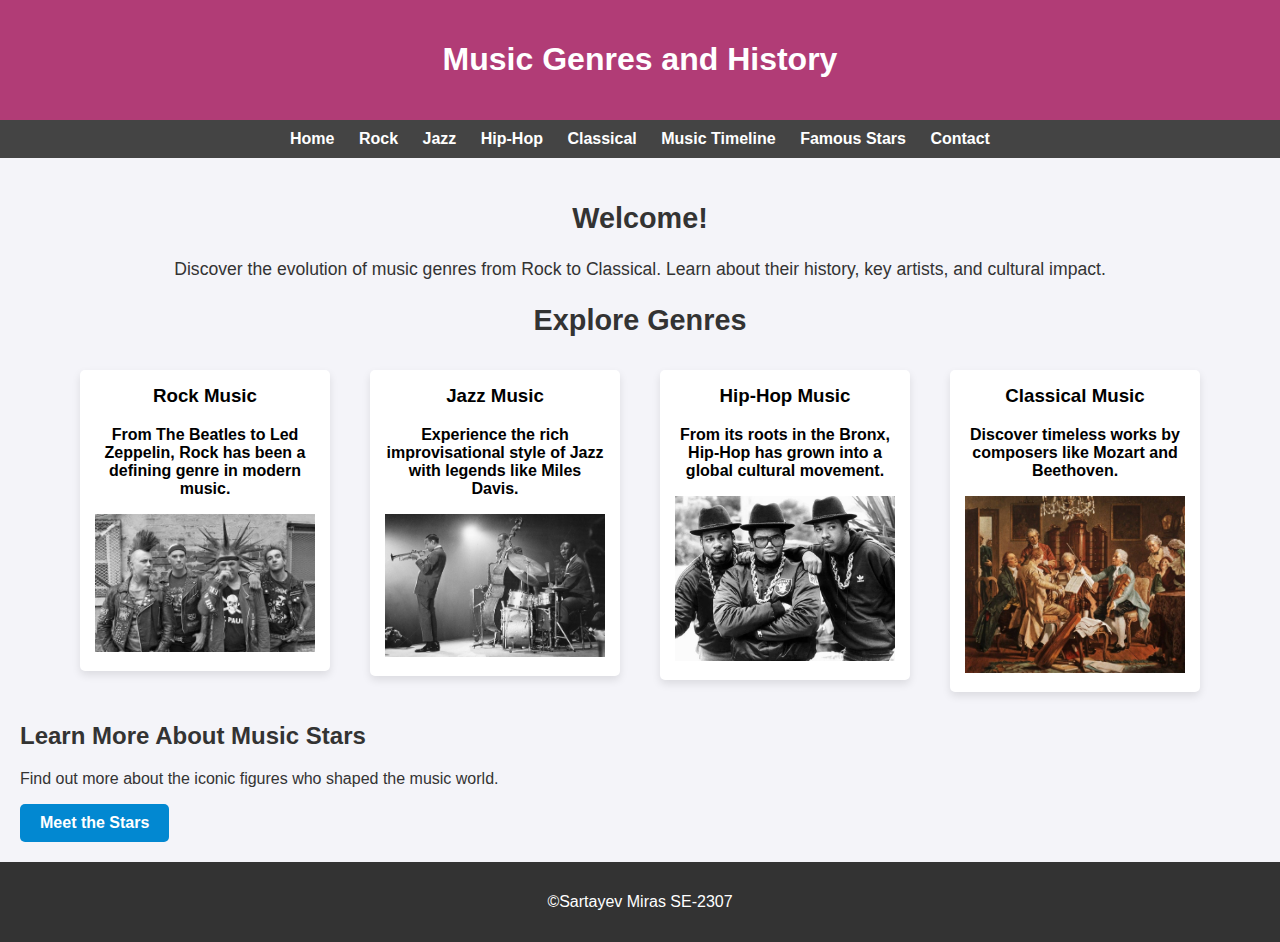
<file: index.html>
<!DOCTYPE html>
<html lang="en">

<head>
    <meta charset="UTF-8">
    <meta name="viewport" content="width=device-width, initial-scale=1.0">
    <meta name="description" content="A brief history of various music genres including Rock, Jazz, Hip-Hop, and Classical.">
    <title>Music Genres and History</title>
    <link rel="stylesheet" href="styles.css">
</head>

<body>
    <header id="header-section">
        <h1 class="main-heading">Music Genres and History</h1>
    </header>

    <nav id="navbar">
        <a class="nav-link" href="index.html">Home</a>
        <a class="nav-link" href="rock.html">Rock</a>
        <a class="nav-link" href="jazz.html">Jazz</a>
        <a class="nav-link" href="hiphop.html">Hip-Hop</a>
        <a class="nav-link" href="classical.html">Classical</a>
        <a class="nav-link" href="timeline.html">Music Timeline</a>
        <a class="nav-link" href="famous-stars.html">Famous Stars</a>
        <a class="nav-link" href="contact.html">Contact</a>
    </nav>

    <main>
        <section id="intro-section">
            <h2>Welcome!</h2>
            <p>Discover the evolution of music genres from Rock to Classical. Learn about their history, key artists, and cultural impact.</p>
        </section>


        <section id="genres-section">
            <h2>Explore Genres</h2>
            <div class="genres-list">
                <a class="genre-link" href="rock.html">
                <article class="genre-box">
                    <h3>Rock Music</h3>
                    <p>From The Beatles to Led Zeppelin, Rock has been a defining genre in modern music.</p>
                    <img src="images/Rock.jpg" alt="Rock Music Image" class="mainpage">
                </article>
            </a>
            <a class="genre-link" href="jazz.html">
                <article class="genre-box">
                    <h3>Jazz Music</h3>
                    <p>Experience the rich improvisational style of Jazz with legends like Miles Davis.</p>
                    <img src="images/CoolJazz.jpg" alt="Jazz Music Image" class="mainpage">
                </article>
            </a>
            <a class="genre-link" href="hiphop.html">
                <article class="genre-box">
                    <h3>Hip-Hop Music</h3>
                    <p>From its roots in the Bronx, Hip-Hop has grown into a global cultural movement.</p>
                    <img src="images/HipHop.jpg" alt="Hip-Hop Music Image" class="mainpage">
                </article>
            </a>
            <a class="genre-link" href="classical.html">
                <article class="genre-box">
                    <h3>Classical Music</h3>
                    <p>Discover timeless works by composers like Mozart and Beethoven.</p>
                    <img src="images/Classical.jpg" alt="Classical Music Image" class="mainpage">
                </article>
            </a>
            </div>
        </section>


        <section id="cta-section">
            <h2>Learn More About Music Stars</h2>
            <p>Find out more about the iconic figures who shaped the music world.</p>
            <a href="famous-stars.html" class="btn">Meet the Stars</a>
        </section>
    </main>


    <footer id="footer-section">
        <p>&copy;Sartayev Miras SE-2307</p>
    </footer>
</body>

</html>
</file>
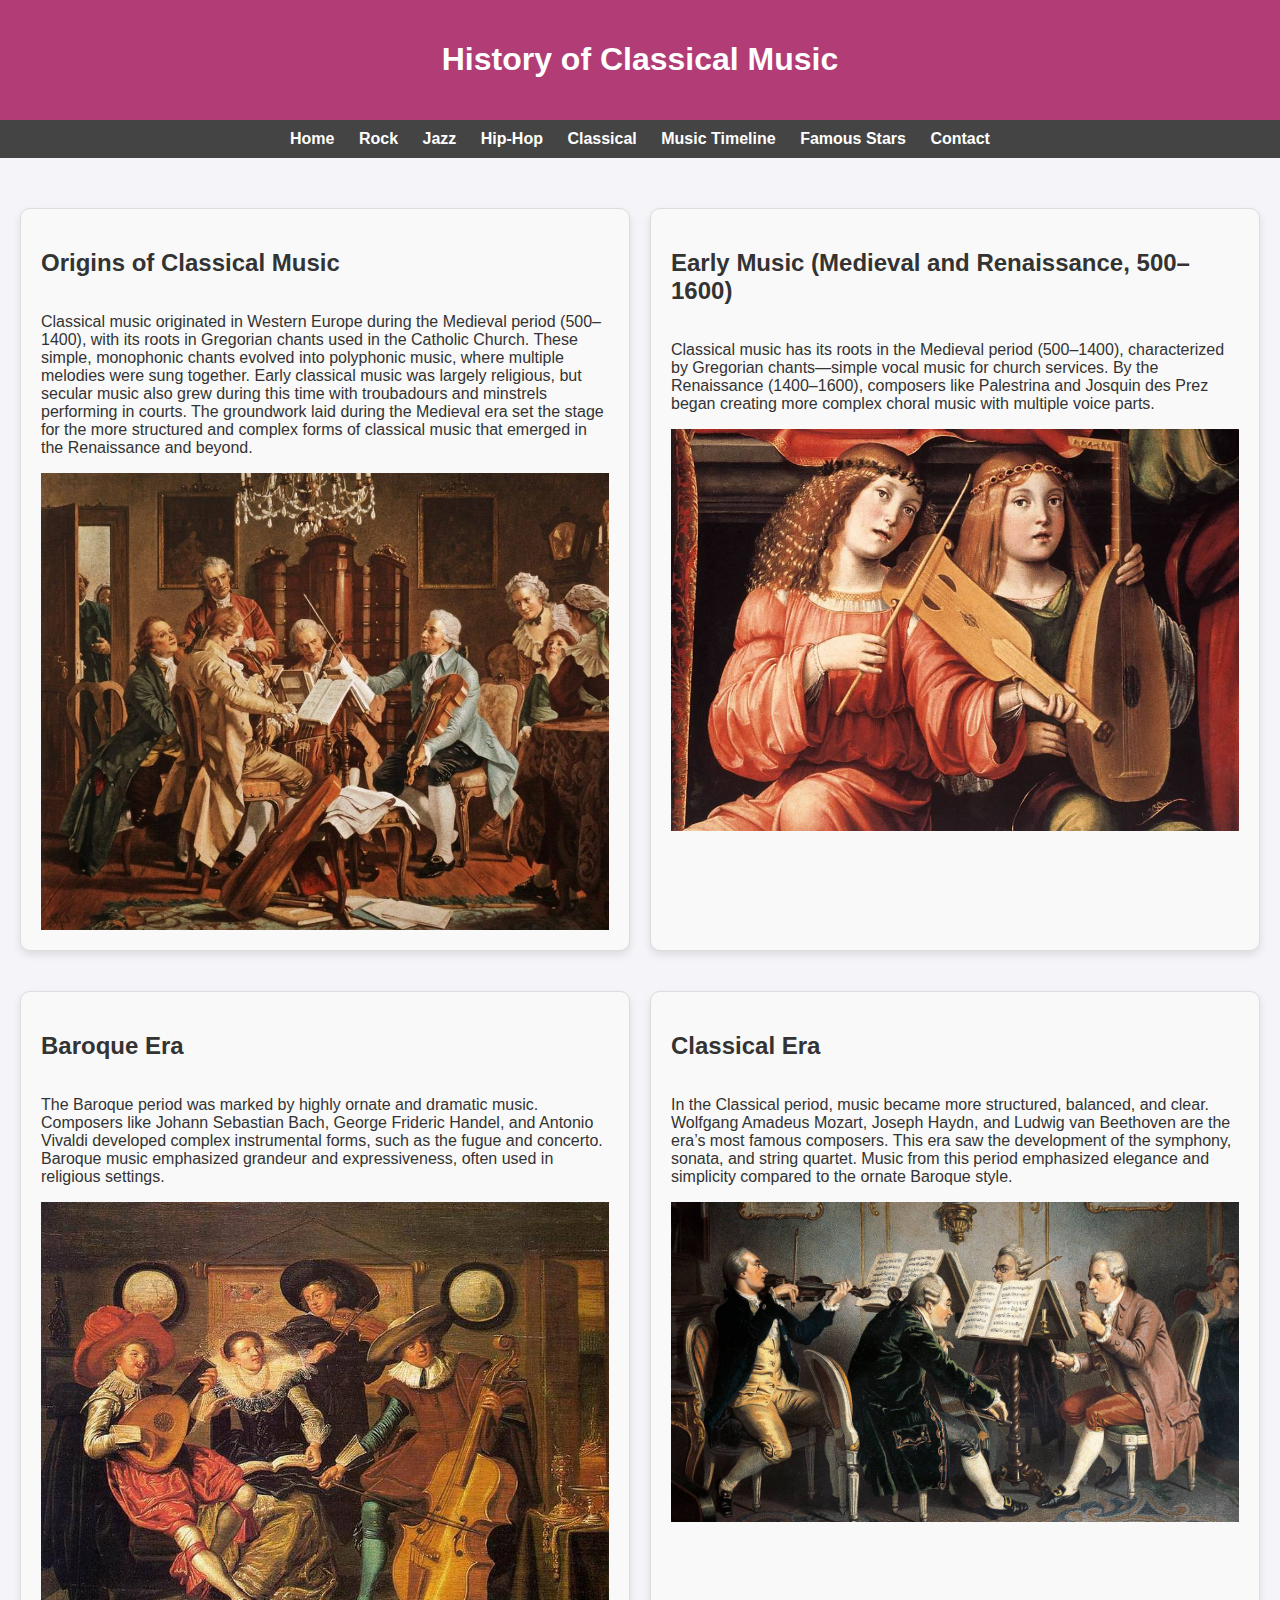
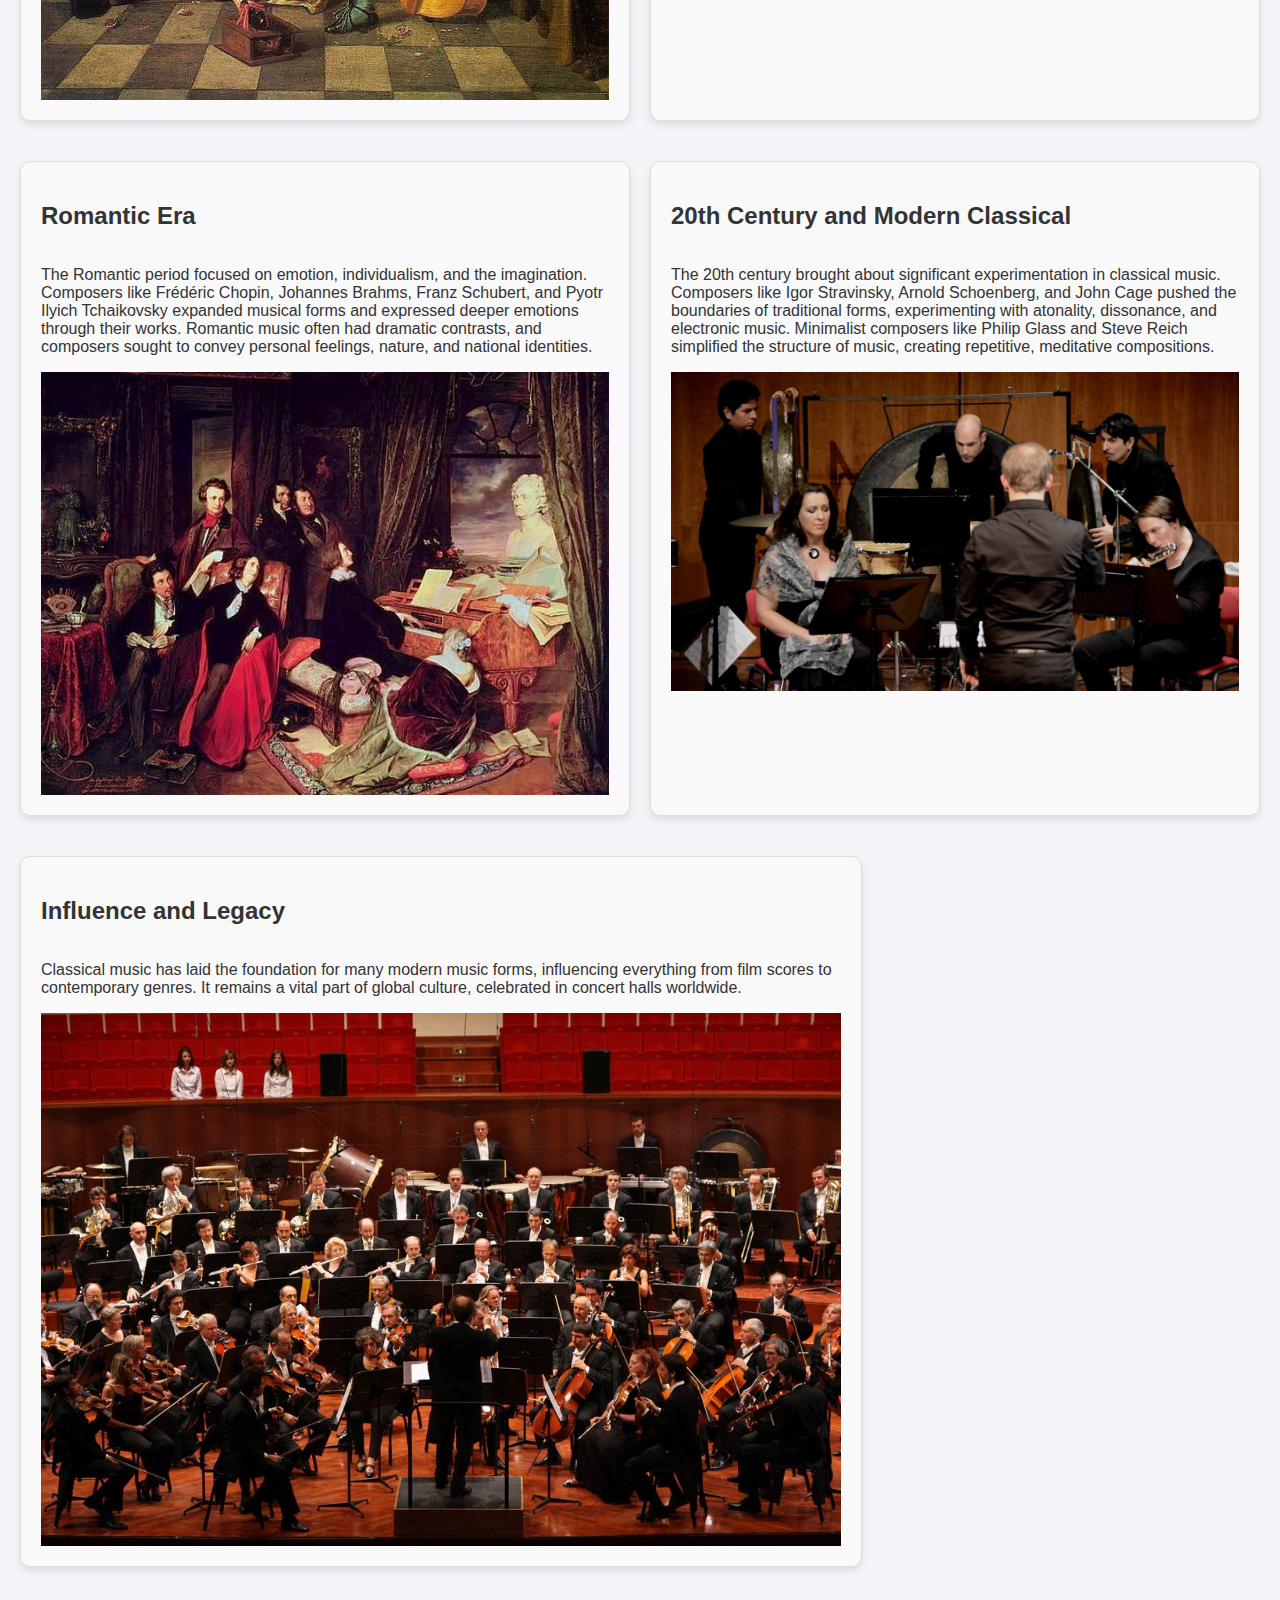
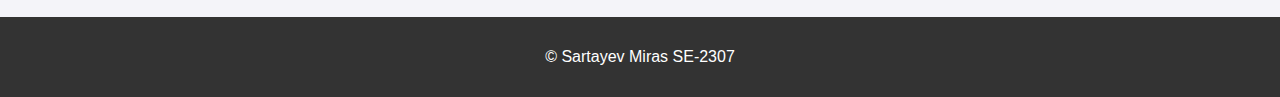
<file: classical.html>
<!DOCTYPE html>
<html lang="en">

<head>
    <meta charset="UTF-8">
    <meta name="viewport" content="width=device-width, initial-scale=1.0">
    <meta name="description" content="The history and evolution of Classical music.">
    <title>Classical Music</title>
    <link rel="stylesheet" href="styles.css">
</head>

<body>
    <header id="header-section">
        <h1 class="main-heading">History of Classical Music</h1>
    </header>

    <nav id="navbar">
        <a class="nav-link" href="index.html">Home</a>
        <a class="nav-link" href="rock.html">Rock</a>
        <a class="nav-link" href="jazz.html">Jazz</a>
        <a class="nav-link" href="hiphop.html">Hip-Hop</a>
        <a class="nav-link" href="classical.html">Classical</a>
        <a class="nav-link" href="timeline.html">Music Timeline</a>
        <a class="nav-link" href="famous-stars.html">Famous Stars</a>
        <a class="nav-link" href="contact.html">Contact</a>
    </nav>

    <main>
        <div class="flex-container">
            <section class="box">
                <h2 class="section-heading">Origins of Classical Music</h2>
                <p class="paragraph-text">Classical music originated in Western Europe during the Medieval period (500–1400), with its roots in Gregorian chants used in the Catholic Church. These simple, monophonic chants evolved into polyphonic music, where multiple melodies were sung together. Early classical music was largely religious, but secular music also grew during this time with troubadours and minstrels performing in courts. The groundwork laid during the Medieval era set the stage for the more structured and complex forms of classical music that emerged in the Renaissance and beyond.</p>
                <img src="images/Classical.jpg" alt="Origins of Classical Music Image">
            </section>

            <section class="box">
                <h2 class="section-heading">Early Music (Medieval and Renaissance, 500–1600)</h2>
                <p class="paragraph-text">Classical music has its roots in the Medieval period (500–1400), characterized by Gregorian chants—simple vocal music for church services. By the Renaissance (1400–1600), composers like Palestrina and Josquin des Prez began creating more complex choral music with multiple voice parts.</p>
                <img src="images/Early.jpg" alt="Early Music Image">
            </section>
        </div>

        <div class="flex-container">
            <section class="box">
                <h2 class="section-heading">Baroque Era</h2>
                <p class="paragraph-text">The Baroque period was marked by highly ornate and dramatic music. Composers like Johann Sebastian Bach, George Frideric Handel, and Antonio Vivaldi developed complex instrumental forms, such as the fugue and concerto. Baroque music emphasized grandeur and expressiveness, often used in religious settings.</p>
                <img src="images/Baroque.jpg" alt="Baroque Era Image">
            </section>

            <section class="box">
                <h2 class="section-heading">Classical Era</h2>
                <p class="paragraph-text">In the Classical period, music became more structured, balanced, and clear. Wolfgang Amadeus Mozart, Joseph Haydn, and Ludwig van Beethoven are the era’s most famous composers. This era saw the development of the symphony, sonata, and string quartet. Music from this period emphasized elegance and simplicity compared to the ornate Baroque style.</p>
                <img src="images/ClassicalEra.jpg" alt="Classical Era Image">
            </section>
        </div>

        <div class="flex-container">
            <section class="box">
                <h2 class="section-heading">Romantic Era</h2>
                <p class="paragraph-text">The Romantic period focused on emotion, individualism, and the imagination. Composers like Frédéric Chopin, Johannes Brahms, Franz Schubert, and Pyotr Ilyich Tchaikovsky expanded musical forms and expressed deeper emotions through their works. Romantic music often had dramatic contrasts, and composers sought to convey personal feelings, nature, and national identities.</p>
                <img src="images/Romantic.jpg" alt="Romantic Era Image">
            </section>

            <section class="box">
                <h2 class="section-heading">20th Century and Modern Classical</h2>
                <p class="paragraph-text">The 20th century brought about significant experimentation in classical music. Composers like Igor Stravinsky, Arnold Schoenberg, and John Cage pushed the boundaries of traditional forms, experimenting with atonality, dissonance, and electronic music. Minimalist composers like Philip Glass and Steve Reich simplified the structure of music, creating repetitive, meditative compositions.</p>
                <img src="images/20th.jpg" alt="20th Century Image">
            </section>
        </div>

        <div class="flex-container">
            <section class="box">
                <h2 class="section-heading">Influence and Legacy</h2>
                <p class="paragraph-text">Classical music has laid the foundation for many modern music forms, influencing everything from film scores to contemporary genres. It remains a vital part of global culture, celebrated in concert halls worldwide.</p>
                <img src="images/InfluenceClass.jpg" alt="Influence and Legacy Image">
            </section>
        </div>
    </main>

    <footer id="footer-section">
        <p>&copy; Sartayev Miras SE-2307</p>
    </footer>
</body>

</html>
</file>
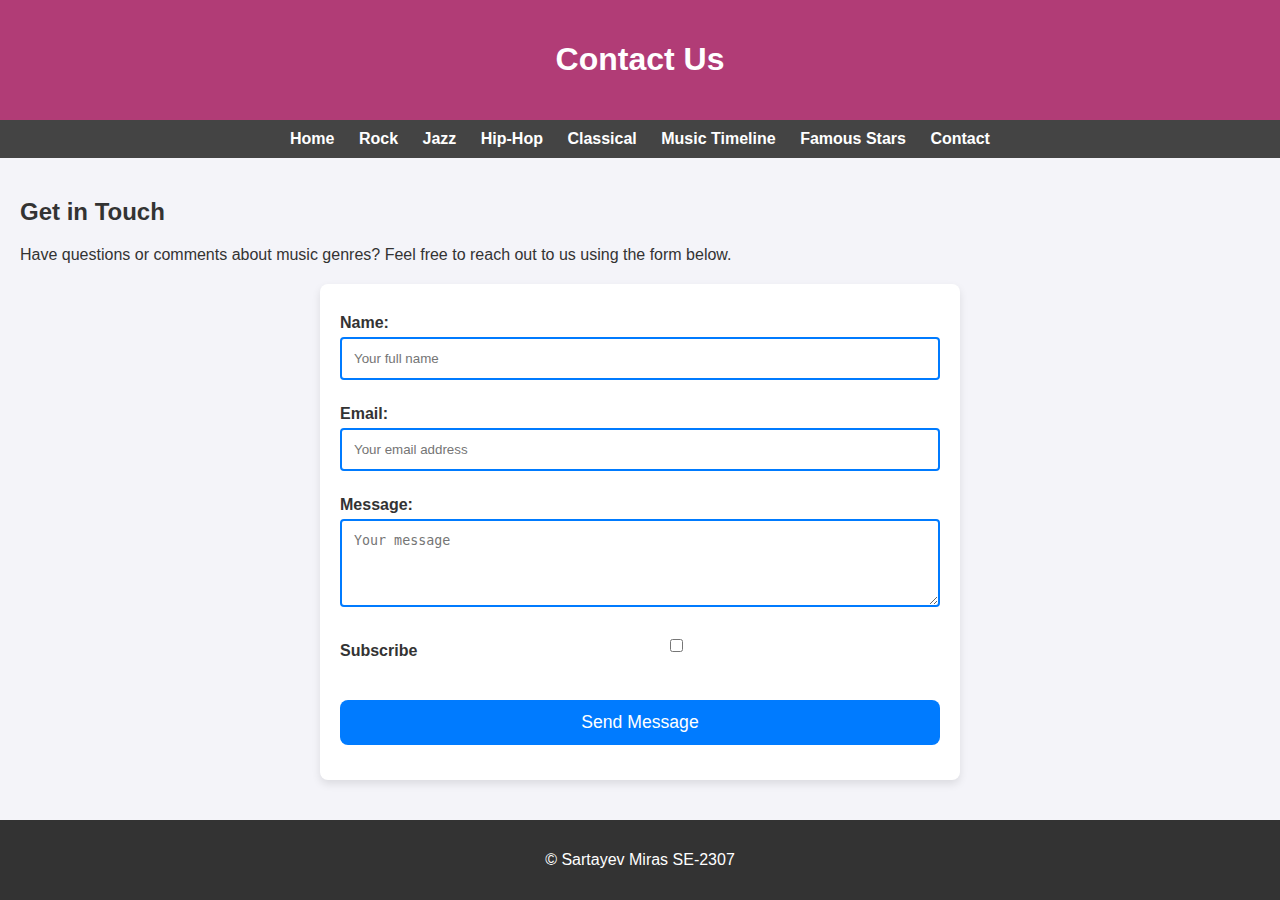
<file: contact.html>
<!DOCTYPE html>
<html lang="en">

<head>
    <meta charset="UTF-8">
    <meta name="viewport" content="width=device-width, initial-scale=1.0">
    <meta name="description" content="Contact us for inquiries about music genres and history.">
    <title>Contact Us</title>
    <link rel="stylesheet" href="styles.css">
</head>

<body>
    <header id="header-section">
        <h1 class="main-heading">Contact Us</h1>
    </header>

    <nav id="navbar">
        <a class="nav-link" href="index.html">Home</a>
        <a class="nav-link" href="rock.html">Rock</a>
        <a class="nav-link" href="jazz.html">Jazz</a>
        <a class="nav-link" href="hiphop.html">Hip-Hop</a>
        <a class="nav-link" href="classical.html">Classical</a>
        <a class="nav-link" href="timeline.html">Music Timeline</a>
        <a class="nav-link" href="famous-stars.html">Famous Stars</a>
        <a class="nav-link" href="contact.html">Contact</a>
    </nav>

    <main>
        <section class="contact-section">
            <h2 class="section-heading">Get in Touch</h2>
            <p class="paragraph-text">Have questions or comments about music genres? Feel free to reach out to us using the form below.</p>

            <form action="#" method="post" class="contact-form">
                <label for="name">Name:</label>
                <input type="text" id="name" name="name" placeholder="Your full name" required
                       pattern="[A-Za-z\s]+" title="Name must contain only letters and spaces"><br>

                <label for="email">Email:</label>
                <input type="email" id="email" name="email" placeholder="Your email address" required><br>

                <label for="message">Message:</label>
                <textarea id="message" name="message" rows="4" placeholder="Your message" required></textarea><br>

                <label for="subscribe">
                    Subscribe
                    <input type="checkbox" id="subscribe" name="subscribe">

                </label><br>

                <input type="submit" value="Send Message">
            </form>
        </section>
    </main>

    <footer id="footer-section">
        <p>&copy; Sartayev Miras SE-2307</p>
    </footer>
</body>

</html>
</file>
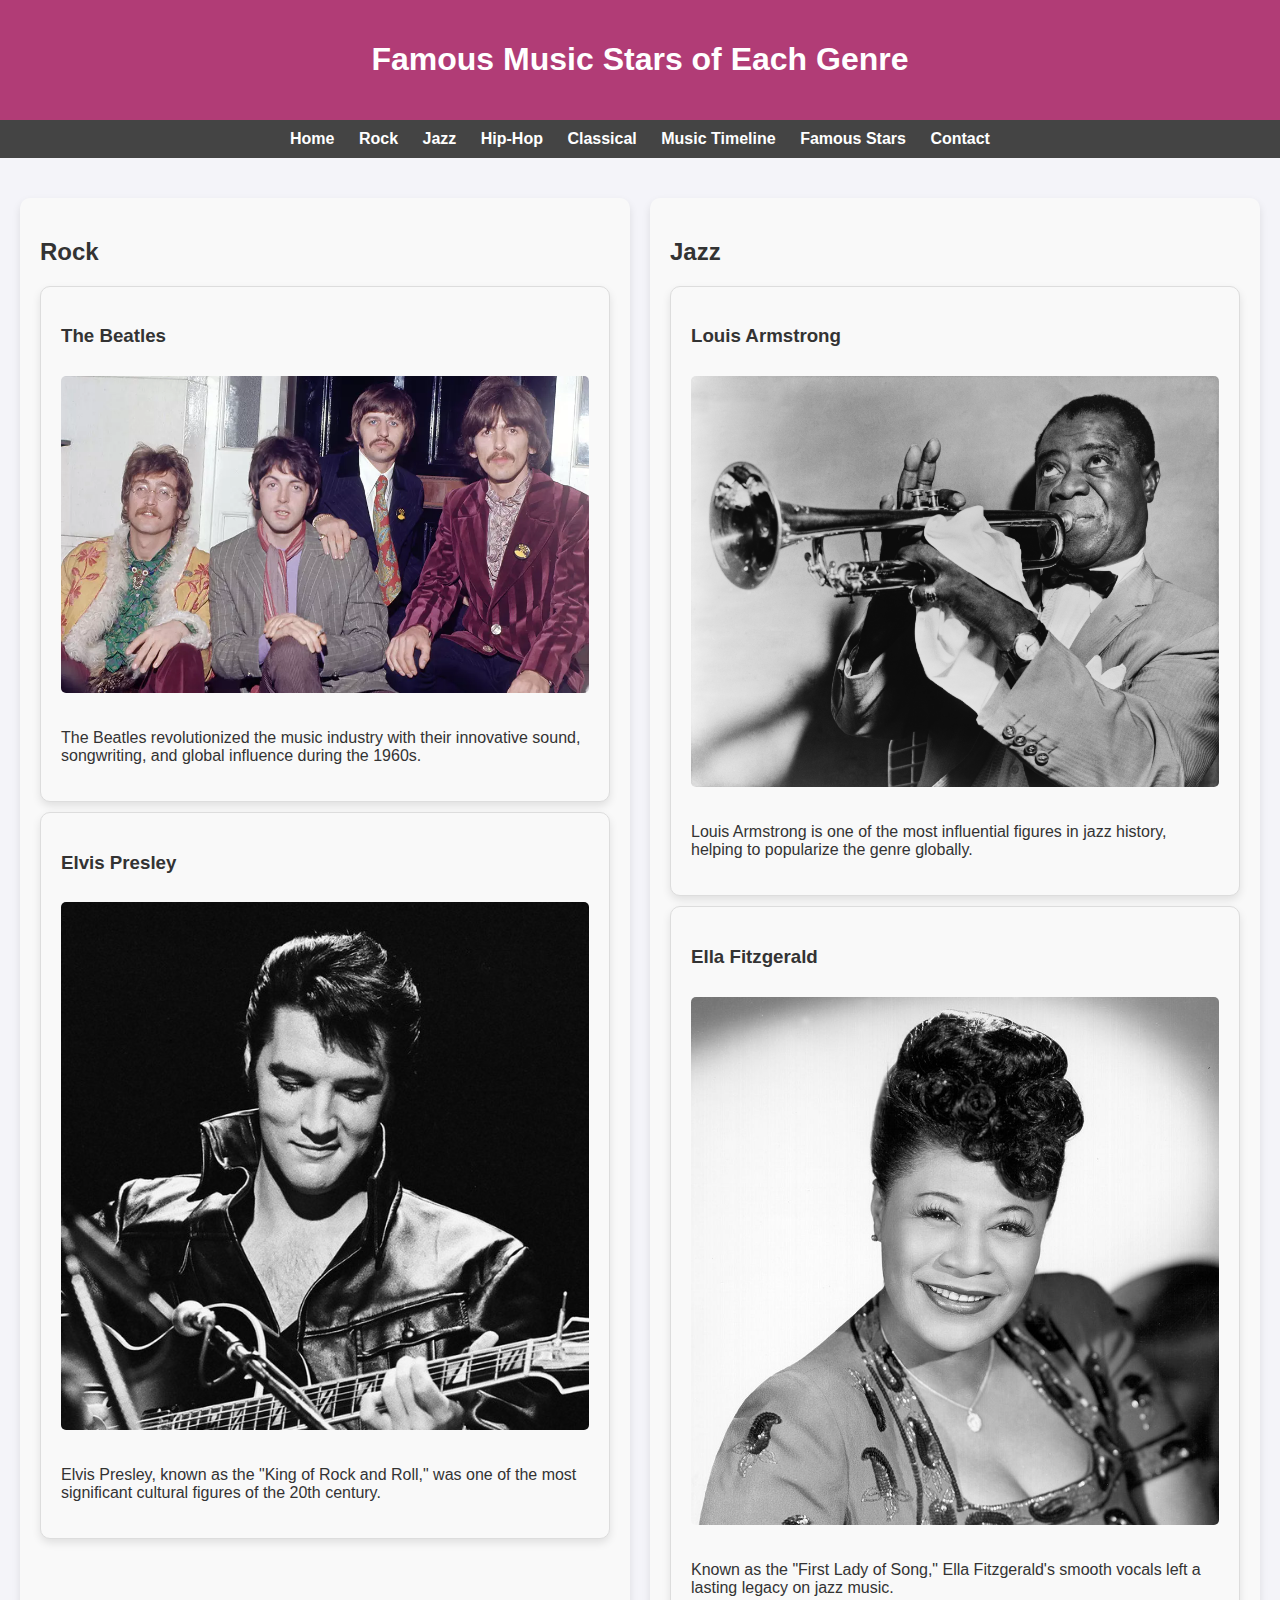
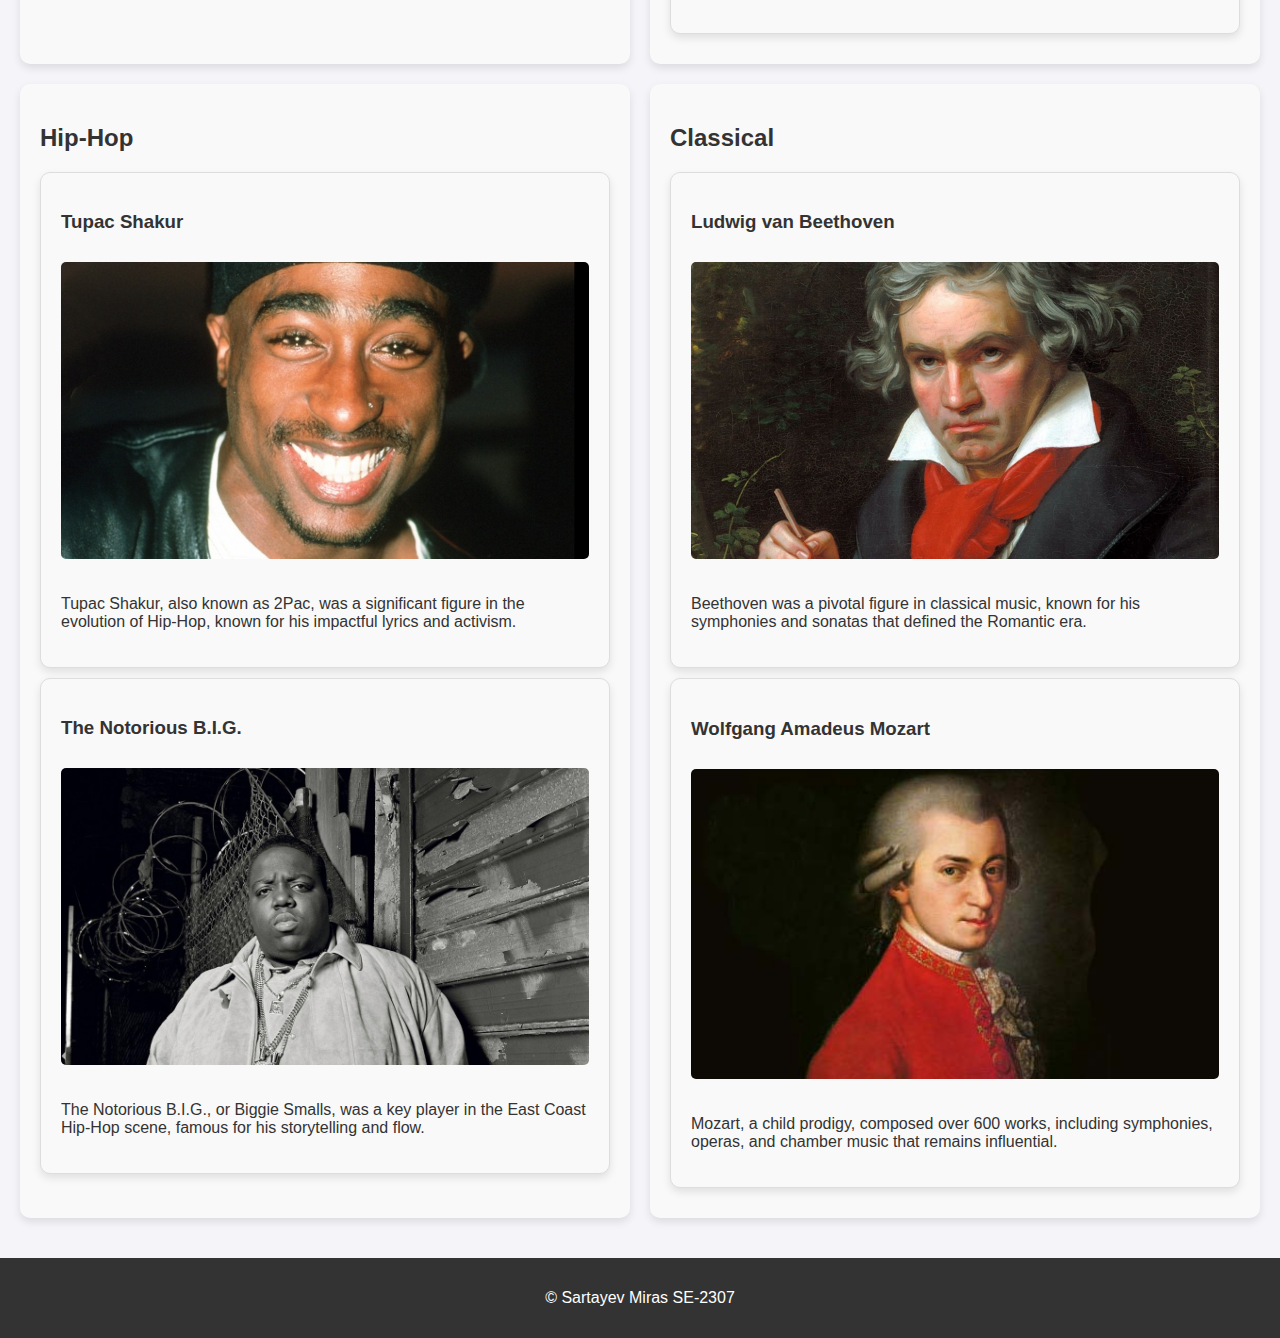
<file: famous-stars.html>
<!DOCTYPE html>
<html lang="en">

<head>
    <meta charset="UTF-8">
    <meta name="viewport" content="width=device-width, initial-scale=1.0">
    <meta name="description" content="Famous music stars from Rock, Jazz, Hip-Hop, and Classical music genres.">
    <title>Famous Music Stars</title>
    <link rel="stylesheet" href="styles.css">
</head>

<body>
    <header id="header-section">
        <h1 class="main-heading">Famous Music Stars of Each Genre</h1>
    </header>
    <nav id="navbar">
        <a class="nav-link" href="index.html">Home</a>
        <a class="nav-link" href="rock.html">Rock</a>
        <a class="nav-link" href="jazz.html">Jazz</a>
        <a class="nav-link" href="hiphop.html">Hip-Hop</a>
        <a class="nav-link" href="classical.html">Classical</a>
        <a class="nav-link" href="timeline.html">Music Timeline</a>
        <a class="nav-link" href="famous-stars.html">Famous Stars</a>
        <a class="nav-link" href="contact.html">Contact</a>
    </nav>
    <main>
        <div class="flex-container">
            <section class="genre-section">
                <h2 class="section-heading">Rock</h2>
                <article class="box">
                    <h3 class="subheading">The Beatles</h3>
                    <img src="images/Beatles.png" alt="The Beatles" class="artist-image">
                    <p class="paragraph-text">The Beatles revolutionized the music industry with their innovative sound, songwriting, and global influence during the 1960s.</p>
                </article>
    
                <article class="box">
                    <h3 class="subheading">Elvis Presley</h3>
                    <img src="images/Elvis.jpg" alt="Elvis Presley" class="artist-image">
                    <p class="paragraph-text">Elvis Presley, known as the "King of Rock and Roll," was one of the most significant cultural figures of the 20th century.</p>
                </article>
            </section>
    
            <section class="genre-section">
                <h2 class="section-heading">Jazz</h2>
                <article class="box">
                    <h3 class="subheading">Louis Armstrong</h3>
                    <img src="images/Louis.jpg" alt="Louis Armstrong" class="artist-image">
                    <p class="paragraph-text">Louis Armstrong is one of the most influential figures in jazz history, helping to popularize the genre globally.</p>
                </article>
    
                <article class="box">
                    <h3 class="subheading">Ella Fitzgerald</h3>
                    <img src="images/Ella.jpg" alt="Ella Fitzgerald" class="artist-image">
                    <p class="paragraph-text">Known as the "First Lady of Song," Ella Fitzgerald's smooth vocals left a lasting legacy on jazz music.</p>
                </article>
            </section>
        </div>
    
        <div class="flex-container">
            <section class="genre-section">
                <h2 class="section-heading">Hip-Hop</h2>
                <article class="box">
                    <h3 class="subheading">Tupac Shakur</h3>
                    <img src="images/Tupac.jpeg" alt="Tupac Shakur" class="artist-image">
                    <p class="paragraph-text">Tupac Shakur, also known as 2Pac, was a significant figure in the evolution of Hip-Hop, known for his impactful lyrics and activism.</p>
                </article>
    
                <article class="box">
                    <h3 class="subheading">The Notorious B.I.G.</h3>
                    <img src="images/Biggie.jpg" alt="The Notorious B.I.G." class="artist-image">
                    <p class="paragraph-text">The Notorious B.I.G., or Biggie Smalls, was a key player in the East Coast Hip-Hop scene, famous for his storytelling and flow.</p>
                </article>
            </section>
    
            <section class="genre-section">
                <h2 class="section-heading">Classical</h2>
                <article class="box">
                    <h3 class="subheading">Ludwig van Beethoven</h3>
                    <img src="images/Ludwig.jpg" alt="Ludwig van Beethoven" class="artist-image">
                    <p class="paragraph-text">Beethoven was a pivotal figure in classical music, known for his symphonies and sonatas that defined the Romantic era.</p>
                </article>
    
                <article class="box">
                    <h3 class="subheading">Wolfgang Amadeus Mozart</h3>
                    <img src="images/Wolfgang.jpg" alt="Wolfgang Amadeus Mozart" class="artist-image">
                    <p class="paragraph-text">Mozart, a child prodigy, composed over 600 works, including symphonies, operas, and chamber music that remains influential.</p>
                </article>
            </section>
        </div>
    </main>
    <footer id="footer-section">
        <p>&copy; Sartayev Miras SE-2307</p>
    </footer>
</body>
</html>
</file>
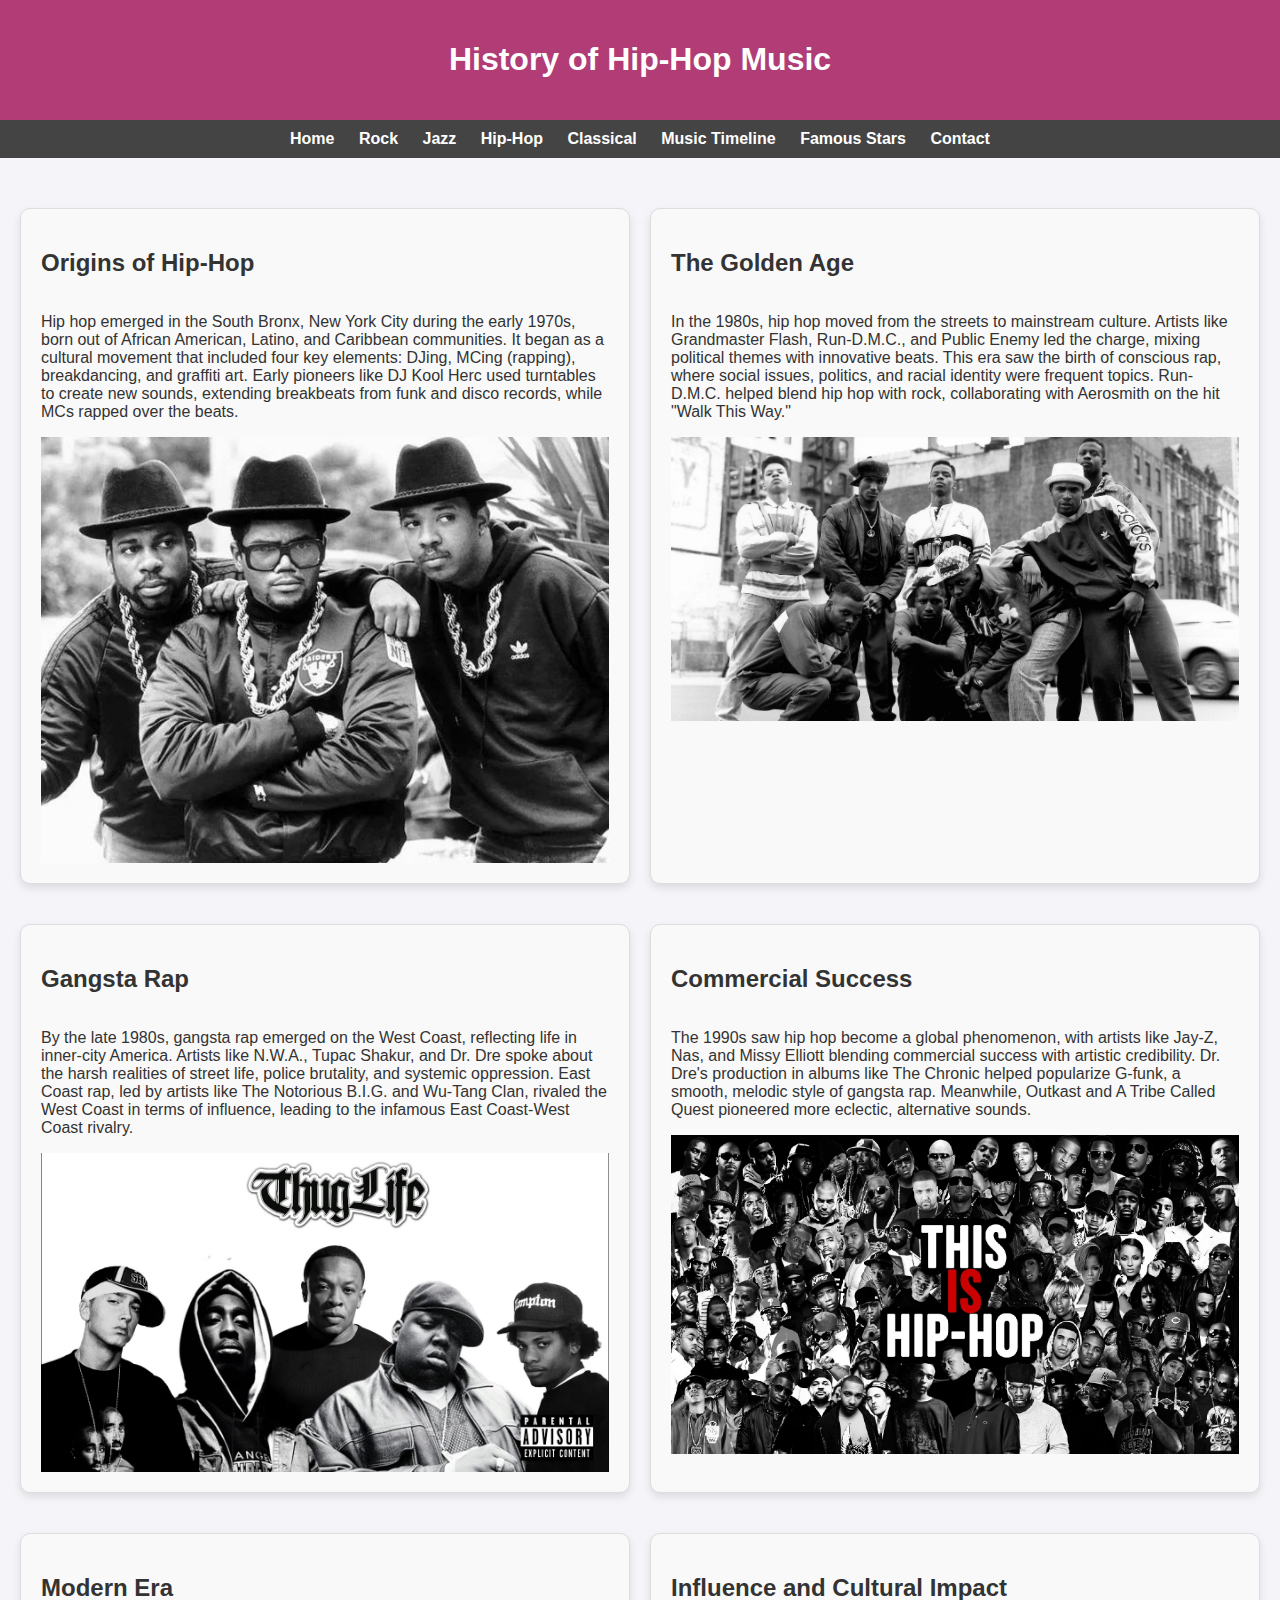
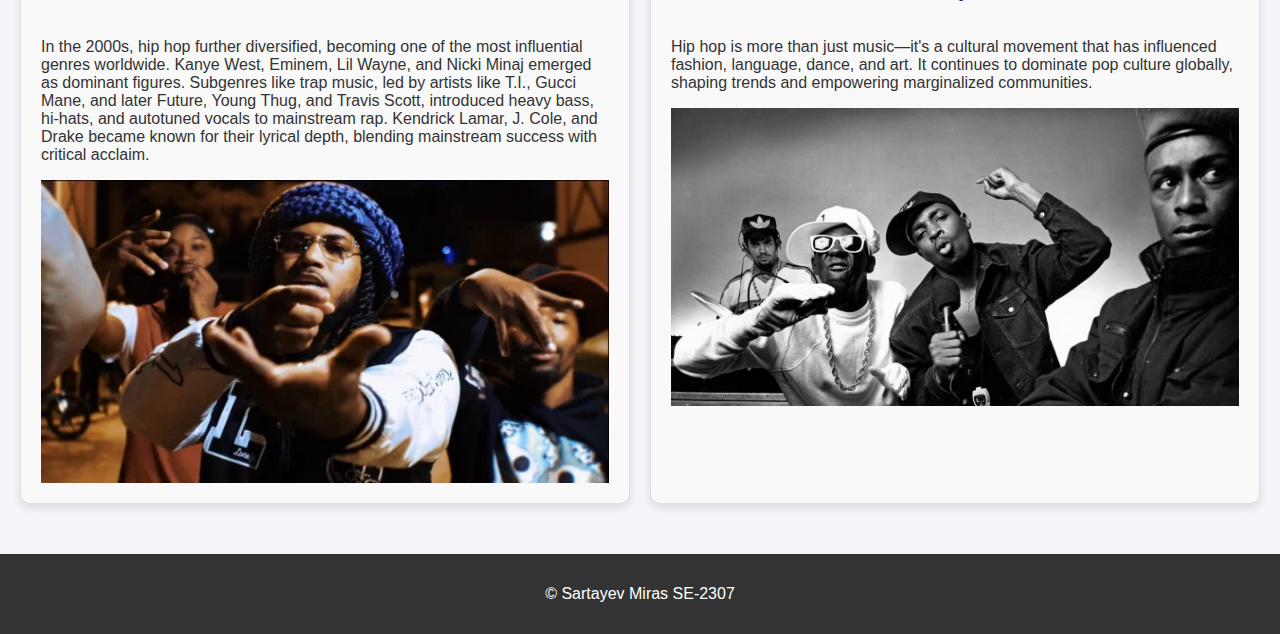
<file: hiphop.html>
<!DOCTYPE html>
<html lang="en">

<head>
    <meta charset="UTF-8">
    <meta name="viewport" content="width=device-width, initial-scale=1.0">
    <meta name="description" content="The history and evolution of Hip-Hop music.">
    <title>Hip-Hop Music</title>
    <link rel="stylesheet" href="styles.css">
</head>

<body>
    <header id="header-section">
        <h1 class="main-heading">History of Hip-Hop Music</h1>
    </header>

    <nav id="navbar">
        <a class="nav-link" href="index.html">Home</a>
        <a class="nav-link" href="rock.html">Rock</a>
        <a class="nav-link" href="jazz.html">Jazz</a>
        <a class="nav-link" href="hiphop.html">Hip-Hop</a>
        <a class="nav-link" href="classical.html">Classical</a>
        <a class="nav-link" href="timeline.html">Music Timeline</a>
        <a class="nav-link" href="famous-stars.html">Famous Stars</a>
        <a class="nav-link" href="contact.html">Contact</a>
    </nav>

    <main>
        <div class="flex-container">
            <section class="box">
                <h2 class="section-heading">Origins of Hip-Hop</h2>
                <p class="paragraph-text">Hip hop emerged in the South Bronx, New York City during the early 1970s, born out of African American, Latino, and Caribbean communities. It began as a cultural movement that included four key elements: DJing, MCing (rapping), breakdancing, and graffiti art. Early pioneers like DJ Kool Herc used turntables to create new sounds, extending breakbeats from funk and disco records, while MCs rapped over the beats.</p>
                <img src="images/HipHop.jpg" alt="Origins of Hip-Hop Image">
            </section>

            <section class="box">
                <h2 class="section-heading">The Golden Age</h2>
                <p class="paragraph-text">In the 1980s, hip hop moved from the streets to mainstream culture. Artists like Grandmaster Flash, Run-D.M.C., and Public Enemy led the charge, mixing political themes with innovative beats. This era saw the birth of conscious rap, where social issues, politics, and racial identity were frequent topics. Run-D.M.C. helped blend hip hop with rock, collaborating with Aerosmith on the hit "Walk This Way."</p>
                <img src="images/GoldenAge.jpg" alt="The Golden Age Image">
            </section>
        </div>

        <div class="flex-container">
            <section class="box">
                <h2 class="section-heading">Gangsta Rap</h2>
                <p class="paragraph-text">By the late 1980s, gangsta rap emerged on the West Coast, reflecting life in inner-city America. Artists like N.W.A., Tupac Shakur, and Dr. Dre spoke about the harsh realities of street life, police brutality, and systemic oppression. East Coast rap, led by artists like The Notorious B.I.G. and Wu-Tang Clan, rivaled the West Coast in terms of influence, leading to the infamous East Coast-West Coast rivalry.</p>
                <img src="images/Gangsta.jpg" alt="Gangsta Rap Image">
            </section>

            <section class="box">
                <h2 class="section-heading">Commercial Success</h2>
                <p class="paragraph-text">The 1990s saw hip hop become a global phenomenon, with artists like Jay-Z, Nas, and Missy Elliott blending commercial success with artistic credibility. Dr. Dre's production in albums like The Chronic helped popularize G-funk, a smooth, melodic style of gangsta rap. Meanwhile, Outkast and A Tribe Called Quest pioneered more eclectic, alternative sounds.</p>
                <img src="images/Commer.jpg" alt="Commercial Success Image">
            </section>
        </div>

        <div class="flex-container">
            <section class="box">
                <h2 class="section-heading">Modern Era</h2>
                <p class="paragraph-text">In the 2000s, hip hop further diversified, becoming one of the most influential genres worldwide. Kanye West, Eminem, Lil Wayne, and Nicki Minaj emerged as dominant figures. Subgenres like trap music, led by artists like T.I., Gucci Mane, and later Future, Young Thug, and Travis Scott, introduced heavy bass, hi-hats, and autotuned vocals to mainstream rap. Kendrick Lamar, J. Cole, and Drake became known for their lyrical depth, blending mainstream success with critical acclaim.</p>
                <img src="images/ModernEra.jpg" alt="Modern Era Image">
            </section>

            <section class="box">
                <h2 class="section-heading">Influence and Cultural Impact</h2>
                <p class="paragraph-text">Hip hop is more than just music—it's a cultural movement that has influenced fashion, language, dance, and art. It continues to dominate pop culture globally, shaping trends and empowering marginalized communities.</p>
                <img src="images/InfluenceHip.jpg" alt="Influence and Cultural Impact Image">
            </section>
        </div>
    </main>

    <footer id="footer-section">
        <p>&copy; Sartayev Miras SE-2307</p>
    </footer>
</body>

</html>
</file>
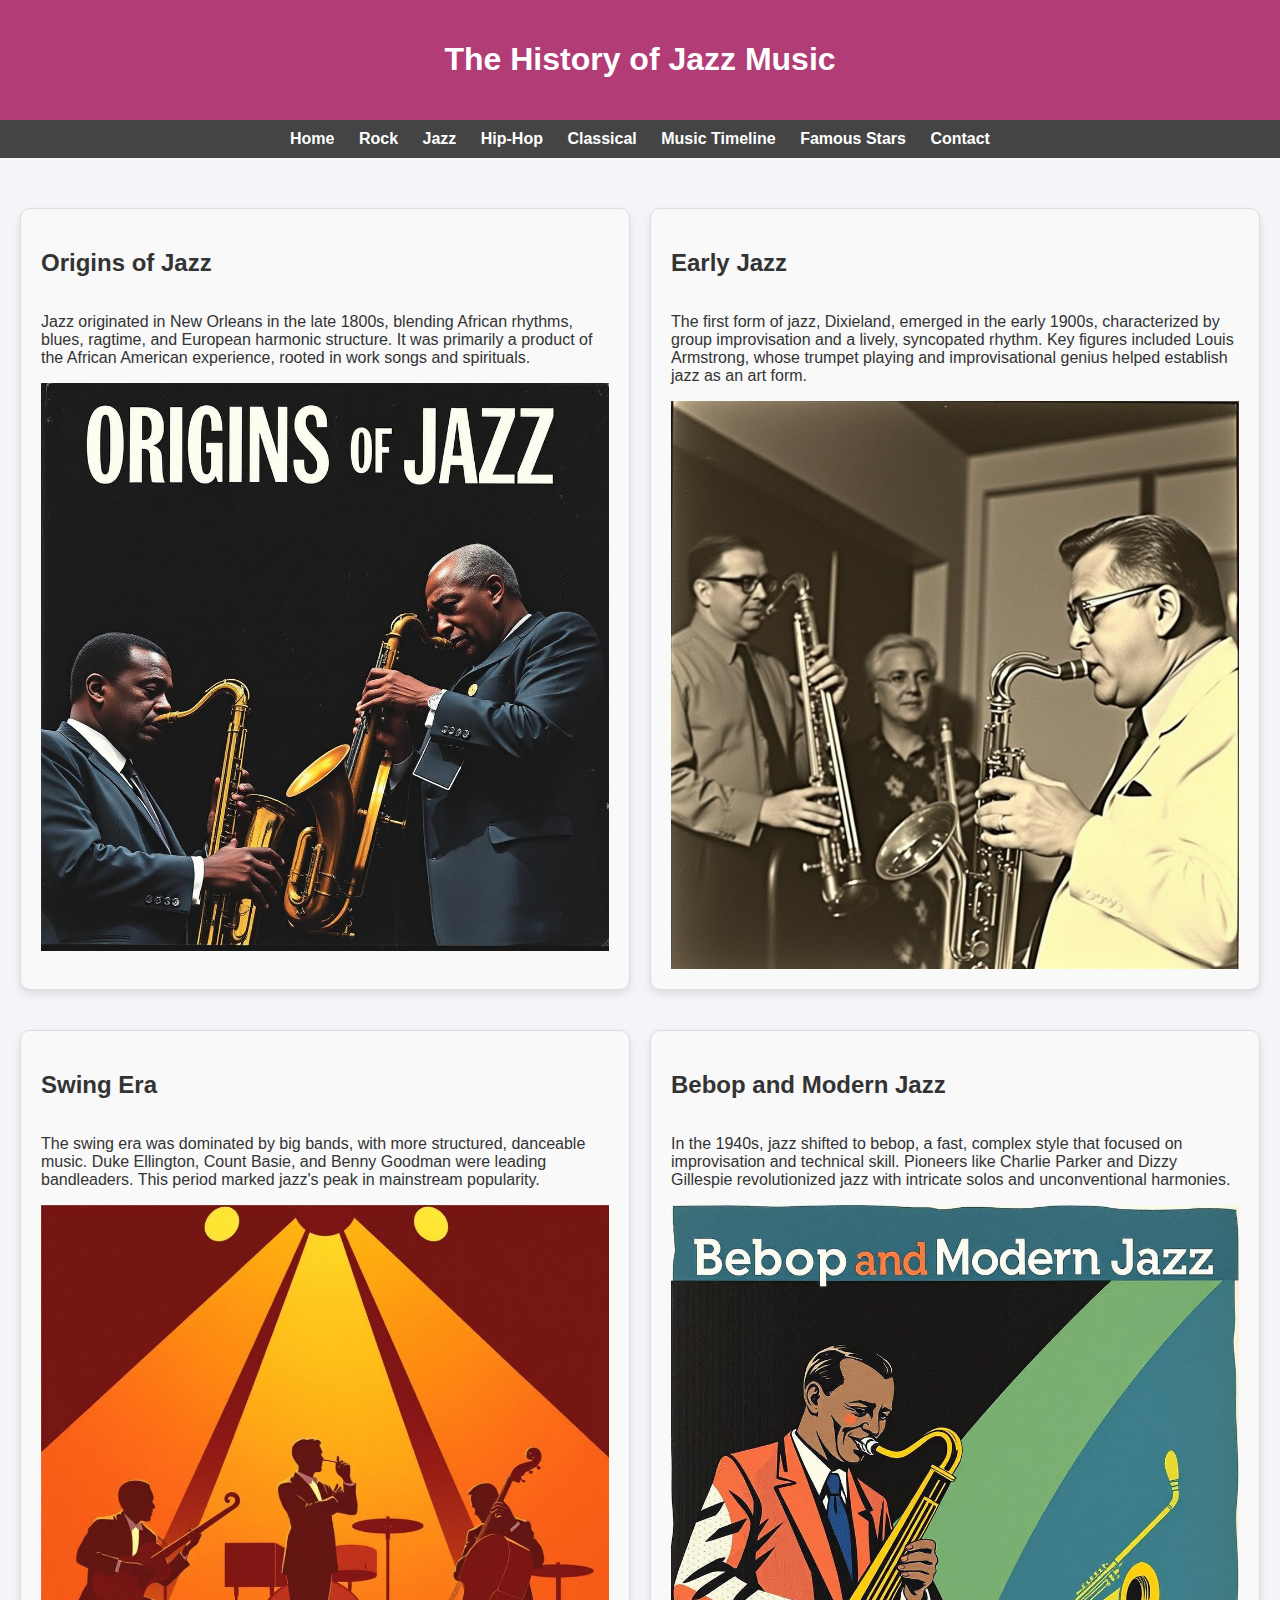
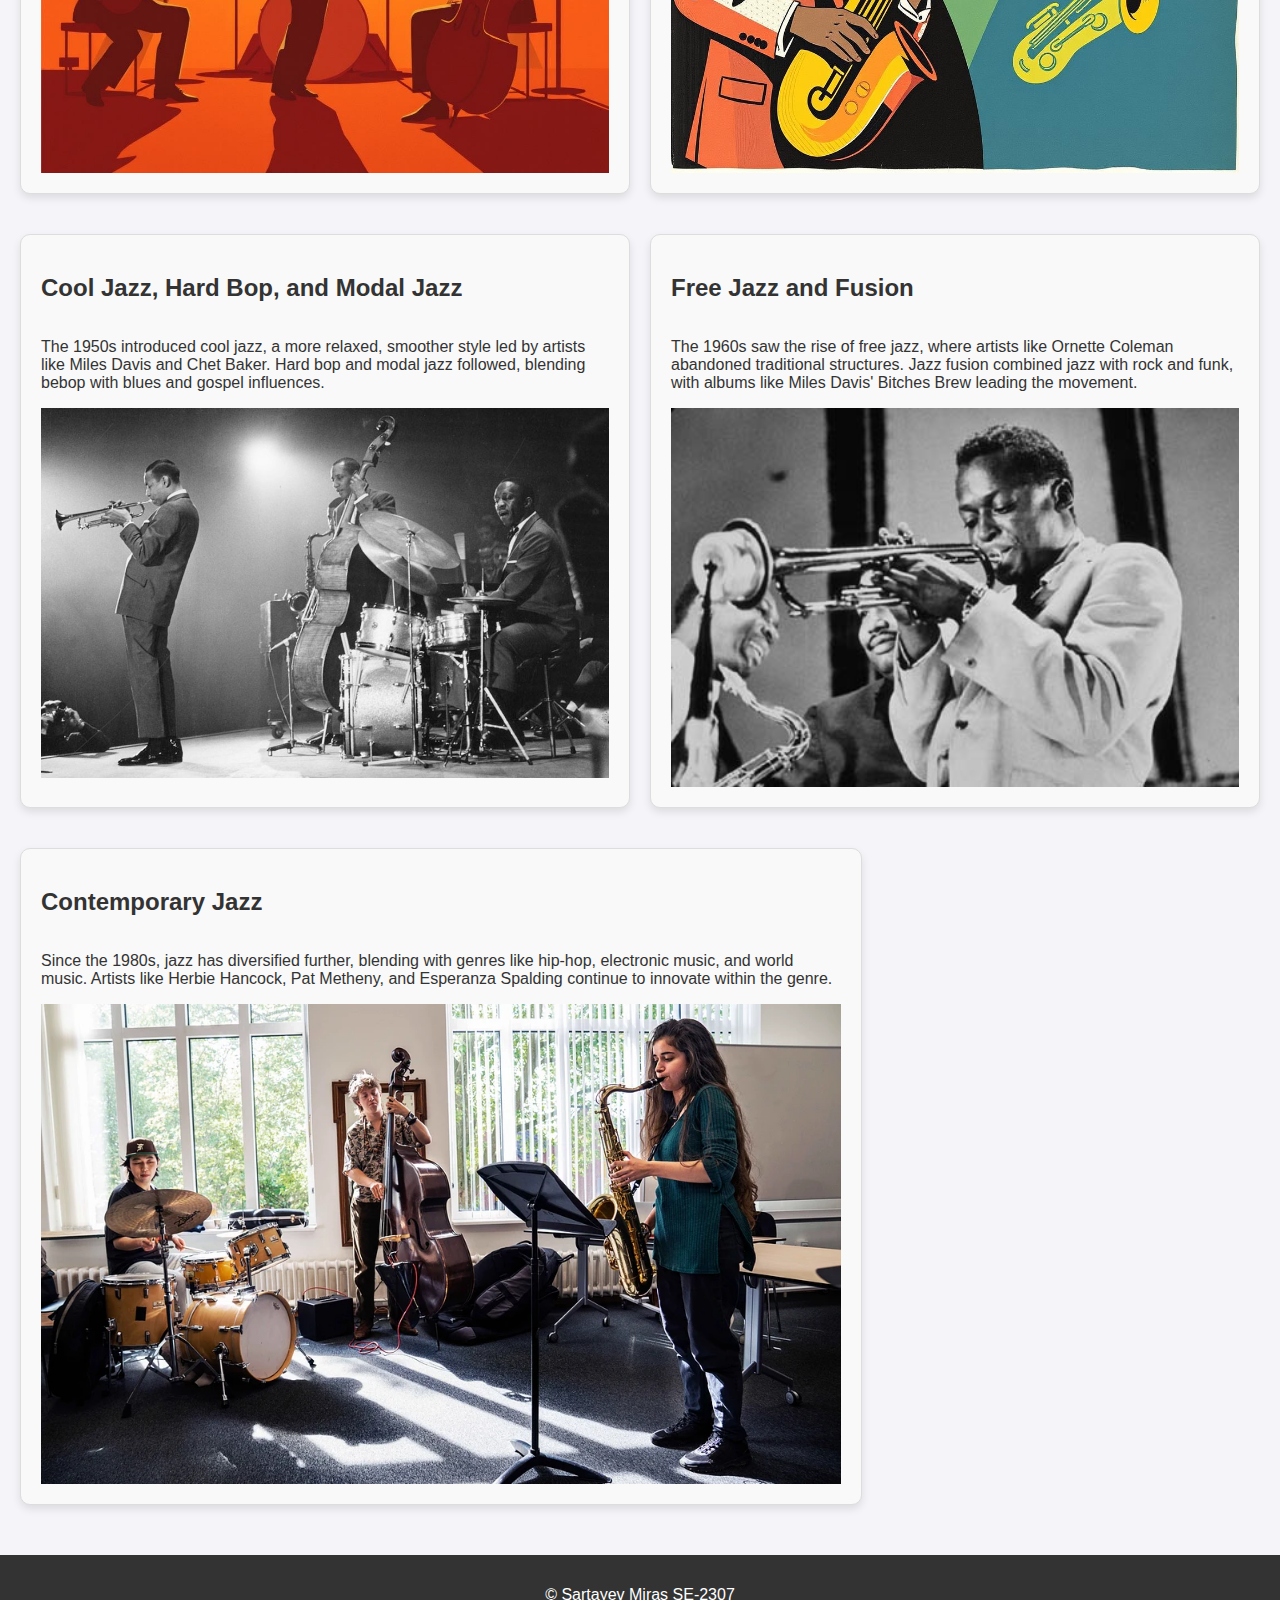
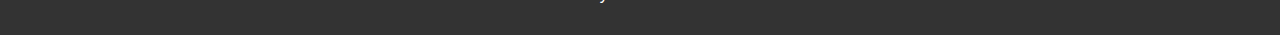
<file: jazz.html>
<!DOCTYPE html>
<html lang="en">

<head>
    <meta charset="UTF-8">
    <meta name="viewport" content="width=device-width, initial-scale=1.0">
    <meta name="description" content="A brief history of Jazz music.">
    <title>Jazz Music</title>
    <link rel="stylesheet" href="styles.css">
</head>

<body>

    <header id="header-section">
        <h1 class="main-heading">The History of Jazz Music</h1>
    </header>

    <nav id="navbar">
        <a class="nav-link" href="index.html">Home</a>
        <a class="nav-link" href="rock.html">Rock</a>
        <a class="nav-link" href="jazz.html">Jazz</a>
        <a class="nav-link" href="hiphop.html">Hip-Hop</a>
        <a class="nav-link" href="classical.html">Classical</a>
        <a class="nav-link" href="timeline.html">Music Timeline</a>
        <a class="nav-link" href="famous-stars.html">Famous Stars</a>
        <a class="nav-link" href="contact.html">Contact</a>
    </nav>

    <main>
        <div class="flex-container">
            <section class="box">
                <h2 class="section-heading">Origins of Jazz</h2>
                <p class="paragraph-text">Jazz originated in New Orleans in the late 1800s, blending African rhythms, blues, ragtime, and European harmonic structure. It was primarily a product of the African American experience, rooted in work songs and spirituals.</p>
                <img src="images/Jazz.jpg" alt="Origins of Jazz Image">
            </section>

            <section class="box">
                <h2 class="section-heading">Early Jazz</h2>
                <p class="paragraph-text">The first form of jazz, Dixieland, emerged in the early 1900s, characterized by group improvisation and a lively, syncopated rhythm. Key figures included Louis Armstrong, whose trumpet playing and improvisational genius helped establish jazz as an art form.</p>
                <img src="images/EarlyJazz.jpg" alt="Early Jazz Image">
            </section>
        </div>
        
        <div class="flex-container">
            <section class="box">
                <h2 class="section-heading">Swing Era</h2>
                <p class="paragraph-text">The swing era was dominated by big bands, with more structured, danceable music. Duke Ellington, Count Basie, and Benny Goodman were leading bandleaders. This period marked jazz's peak in mainstream popularity.</p>
                <img src="images/Swing.jpg" alt="Swing Era Image">
            </section>

            <section class="box">
                <h2 class="section-heading">Bebop and Modern Jazz</h2>
                <p class="paragraph-text">In the 1940s, jazz shifted to bebop, a fast, complex style that focused on improvisation and technical skill. Pioneers like Charlie Parker and Dizzy Gillespie revolutionized jazz with intricate solos and unconventional harmonies.</p>
                <img src="images/Bebop.jpg" alt="Bebop and Modern Jazz Image">
            </section>
        </div>
        
        <div class="flex-container">
            <section class="box">
                <h2 class="section-heading">Cool Jazz, Hard Bop, and Modal Jazz</h2>
                <p class="paragraph-text">The 1950s introduced cool jazz, a more relaxed, smoother style led by artists like Miles Davis and Chet Baker. Hard bop and modal jazz followed, blending bebop with blues and gospel influences.</p>
                <img src="images/CoolJazz.jpg" alt="Cool Jazz, Hard Bop, and Modal Jazz Image">
            </section>

            <section class="box">
                <h2 class="section-heading">Free Jazz and Fusion</h2>
                <p class="paragraph-text">The 1960s saw the rise of free jazz, where artists like Ornette Coleman abandoned traditional structures. Jazz fusion combined jazz with rock and funk, with albums like Miles Davis' Bitches Brew leading the movement.</p>
                <img src="images/FreeJazz.jpg" alt="Free Jazz and Fusion Image">
            </section>
        </div>
        
        <div class="flex-container">
            <section class="box">
                <h2 class="section-heading">Contemporary Jazz</h2>
                <p class="paragraph-text">Since the 1980s, jazz has diversified further, blending with genres like hip-hop, electronic music, and world music. Artists like Herbie Hancock, Pat Metheny, and Esperanza Spalding continue to innovate within the genre.</p>
                <img src="images/Contemp.jpg" alt="Contemporary Jazz Image">
            </section>
        </div>
    </main>

    <footer id="footer-section">
        <p>&copy; Sartayev Miras SE-2307</p>
    </footer>
</body>

</html>
</file>
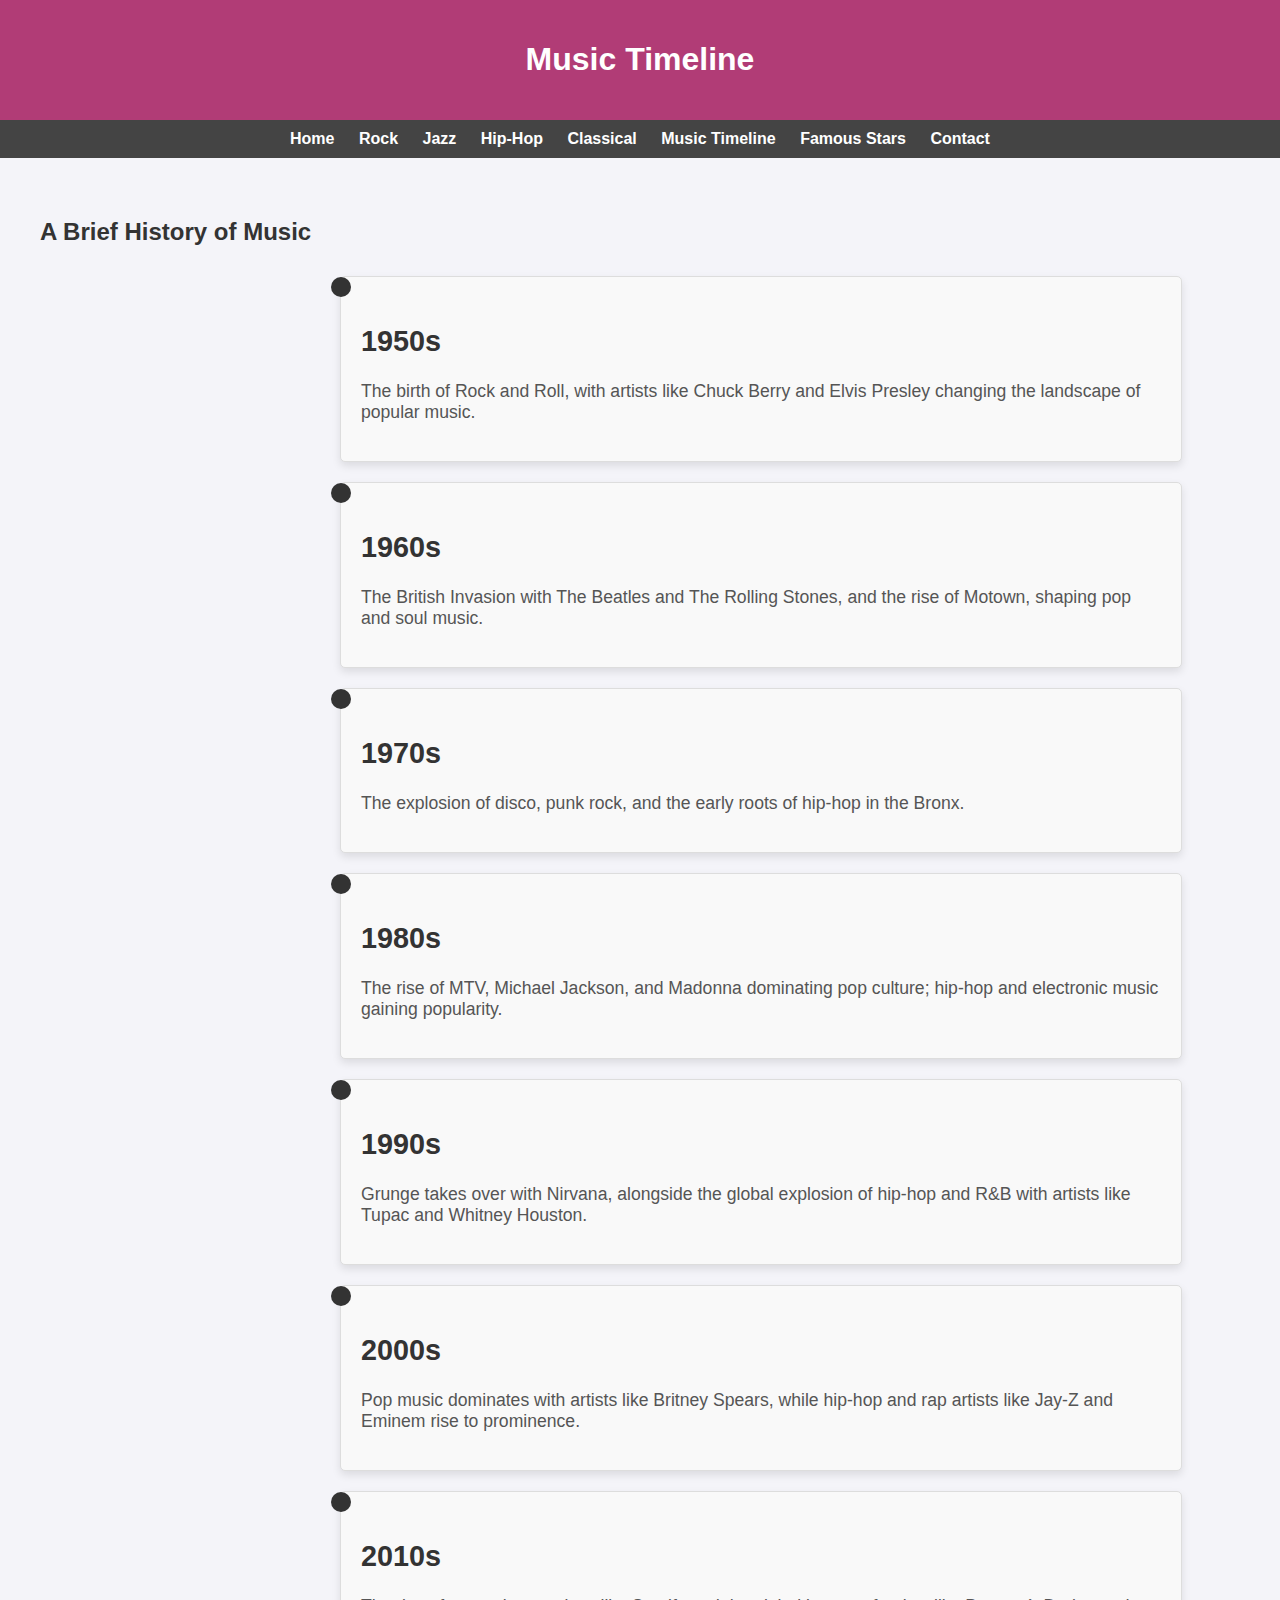
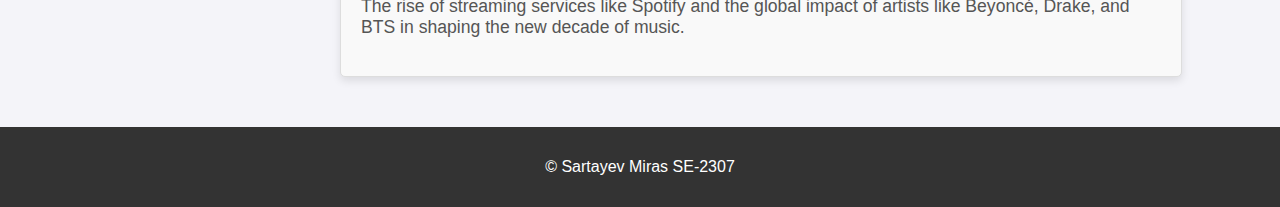
<file: timeline.html>
<!DOCTYPE html>
<html lang="en">

<head>
    <meta charset="UTF-8">
    <meta name="viewport" content="width=device-width, initial-scale=1.0">
    <meta name="description" content="A timeline of significant events in the history of music genres.">
    <title>Music Timeline</title>
    <link rel="stylesheet" href="styles.css">
    <style>
        .box {
            border: 1px solid #ddd;
            padding: 20px;
            margin: 10px 0;
            border-radius: 5px;
            transition: background-color 0.3s, box-shadow 0.3s;
        }

        .box:hover {
            background-color: #f0f0f0;
            box-shadow: 0 4px 8px rgba(0, 0, 0, 0.2);
        }
    </style>
</head>

<body>

    <header id="header-section">
        <h1 class="main-heading">Music Timeline</h1>
    </header>

    <nav id="navbar">
        <a class="nav-link" href="index.html">Home</a>
        <a class="nav-link" href="rock.html">Rock</a>
        <a class="nav-link" href="jazz.html">Jazz</a>
        <a class="nav-link" href="hiphop.html">Hip-Hop</a>
        <a class="nav-link" href="classical.html">Classical</a>
        <a class="nav-link" href="timeline.html">Music Timeline</a>
        <a class="nav-link" href="famous-stars.html">Famous Stars</a>
        <a class="nav-link" href="contact.html">Contact</a>
    </nav>

    <main>
        <section class="timeline-section">
            <h2 class="section-heading">A Brief History of Music</h2>
            <div class="timeline">

                <div class="box timeline-item">
                    <h3 class="timeline-date">1950s</h3>
                    <p class="paragraph-text">The birth of Rock and Roll, with artists like Chuck Berry and Elvis Presley changing the landscape of popular music.</p>
                </div>

                <div class="box timeline-item">
                    <h3 class="timeline-date">1960s</h3>
                    <p class="paragraph-text">The British Invasion with The Beatles and The Rolling Stones, and the rise of Motown, shaping pop and soul music.</p>
                </div>


                <div class="box timeline-item">
                    <h3 class="timeline-date">1970s</h3>
                    <p class="paragraph-text">The explosion of disco, punk rock, and the early roots of hip-hop in the Bronx.</p>
                </div>

                
                <div class="box timeline-item">
                    <h3 class="timeline-date">1980s</h3>
                    <p class="paragraph-text">The rise of MTV, Michael Jackson, and Madonna dominating pop culture; hip-hop and electronic music gaining popularity.</p>
                </div>

                
                <div class="box timeline-item">
                    <h3 class="timeline-date">1990s</h3>
                    <p class="paragraph-text">Grunge takes over with Nirvana, alongside the global explosion of hip-hop and R&B with artists like Tupac and Whitney Houston.</p>
                </div>

                
                <div class="box timeline-item">
                    <h3 class="timeline-date">2000s</h3>
                    <p class="paragraph-text">Pop music dominates with artists like Britney Spears, while hip-hop and rap artists like Jay-Z and Eminem rise to prominence.</p>
                </div>

                
                <div class="box timeline-item">
                    <h3 class="timeline-date">2010s</h3>
                    <p class="paragraph-text">The rise of streaming services like Spotify and the global impact of artists like Beyoncé, Drake, and BTS in shaping the new decade of music.</p>
                </div>
            </div>
        </section>
    </main>

    <footer id="footer-section">
        <p>&copy; Sartayev Miras SE-2307</p>
    </footer>
</body>

</html>
</file>
<file: styles.css>
html, body {
    height: 100%;
    margin: 0;
}

body {
    font-family: Arial, sans-serif;
    background-color: #f4f4f9;
    color: #333;
    display: flex;
    flex-direction: column;
}

main {
    flex: 1;
    padding: 20px;
}

#header-section {
    background-color: #b13c76;
    color: white;
    text-align: center;
    padding: 20px;
}

.main-heading {
    font-size: 2em;
}

#navbar {
    background-color: #444;
    padding: 10px;
    text-align: center;
}

.nav-link {
    color: white;
    text-decoration: none;
    margin: 0 10px;
    font-weight: bold;
}

.genre-link {
    color: black;
    text-decoration: none;
    margin: 0 10px;
    font-weight: bold;
}

.nav-link:hover {
    color: #ff9800;
}

.genre-link:hover {
    color: #ff9800;
}

.box {
    background-color: white;
    border: 2px solid #ddd;
    padding: 20px;
    margin: 20px auto;
    max-width: 800px;
    box-shadow: 0 4px 8px rgba(0, 0, 0, 0.1);
    border-radius: 8px;
}


.btn {
    display: inline-block;
    padding: 10px 20px;
    background-color: #0288D1;
    color: white;
    text-decoration: none;
    border-radius: 5px;
    font-weight: bold;
}

.btn:hover {
    background-color: #0277BD;
}

#footer-section {
    background-color: #333;
    color: white;
    text-align: center;
    padding: 15px;
}

.contact-form {
    background: #ffffff;
    padding: 20px;
    border-radius: 8px;
    box-shadow: 0 4px 8px rgba(0, 0, 0, 0.1);
    max-width: 600px;
    margin: 20px auto;
}

.contact-form label {
    margin: 10px 0 5px;
    font-weight: bold;
}

.contact-form input,
.contact-form textarea {
    padding: 12px;
    border: 2px solid #007BFF;
    border-radius: 4px;
    margin-bottom: 15px;
    width: 100%;
    box-sizing: border-box;
}

.contact-form input[type="submit"] {
    background-color: #007BFF;
    color: white;
    border: none;
    cursor: pointer;
    padding: 12px 20px;
    border-radius: 8px;
    font-size: 1.1em;
    transition: background-color 0.3s, transform 0.3s;
}

.contact-form input[type="submit"]:hover {
    background-color: #0056b3;
    transform: scale(1.05);
}

.timeline-section {
    padding: 20px;
}

.timeline {
    display: flex;
    flex-direction: column;
    padding-left: 300px;
}

.timeline-item {
    margin-bottom: 20px;
    padding-left: 20px;
    position: relative;
    border-left: 4px solid #333;
}

.timeline-item::before {
    content: '';
    position: absolute;
    left: -10px;
    top: 0;
    width: 20px;
    height: 20px;
    background-color: #333;
    border-radius: 50%;
}

.timeline-date {
    font-size: 1.8em;
    font-weight: bold;
    color: #333;
    margin-bottom: 5px;
}

.timeline-item p {
    font-size: 1.1em;
    color: #555;
}

#intro-section {
    text-align: center;
    margin-bottom: 20px;
}

#intro-section h2 {
    font-size: 1.8em;
}

#intro-section p {
    font-size: 1.1em;
}

#genres-section {
    text-align: center;
    margin-bottom: 20px;
}

#genres-section h2 {
    font-size: 1.8em;
}

.genres-list {
    display: flex;
    flex-wrap: wrap;
    justify-content: center;
}

.genre-box {
    background-color: #fff;
    margin: 10px;
    padding: 15px;
    width: 220px;
    border-radius: 5px;
    box-shadow: 0px 4px 8px rgba(0, 0, 0, 0.1);
}

.genre-box h3 {
    margin-top: 0;
}

.box {
    border: 1px solid #ddd;
    padding: 20px;
    margin: 10px 0;
    border-radius: 5px;
}


.section-content {
    display: flex;
    justify-content: space-between;
    align-items: flex-start; 
    padding: 20px 0;
}


.text-column {
    flex: 1; 
    margin-right: 20px;
}


.image-column {
    flex: 1; 
    display: flex;
    flex-direction: column; 
    justify-content: center;
    align-items: center;
}

.artist-image {
    max-width: 100%;
    height: auto;
    margin-bottom: 20px;
    border-radius: 5px;
}


@media (max-width: 768px) {
    .section-content {
        flex-direction: column;
    }

    .text-column, .image-column {
        margin-right: 0;
        margin-bottom: 20px;
    }

    .artist-image {
        width: 100%;
        max-width: 100%;
    }
}


.flex-container {
    display: flex;
    justify-content: space-between;
    gap: 20px; 
    margin: 20px 0;
}

.genre-section {
    flex: 1;
    background-color: #f9f9f9;
    padding: 20px;
    border-radius: 10px;
    box-shadow: 0 4px 8px rgba(0, 0, 0, 0.1);
    overflow: hidden;
}

.genre-section img {
    width: 100%;
    height: auto;
    margin-top: 10px;
    border-radius: 5px;
}


.box {
    display: flex;
    flex-direction: column;
}


.article-box {
    margin-bottom: 20px;
    padding: 10px;
    background-color: white;
    border-radius: 5px;
    box-shadow: 0 2px 4px rgba(0, 0, 0, 0.1);
}


.flex-container {
    display: flex;
    justify-content: space-between;
    gap: 20px; 
    margin: 20px 0;
}


.box {
    flex: 1;
    background-color: #f9f9f9;
    padding: 20px;
    border-radius: 10px;
    box-shadow: 0 4px 8px rgba(0, 0, 0, 0.1);
    min-width: 0; 
}

.contact-form label {
    display: flex;
    align-items: center;
}

.contact-form input[type="checkbox"] {
    margin-right: 8px; 
}

.contact-form input[type="submit"] {
    margin-top: 10px; 
}

.mainpage {
    width: 220px;
}

.mainpage:hover {
    transform: scale(1.05);
}
</file>
